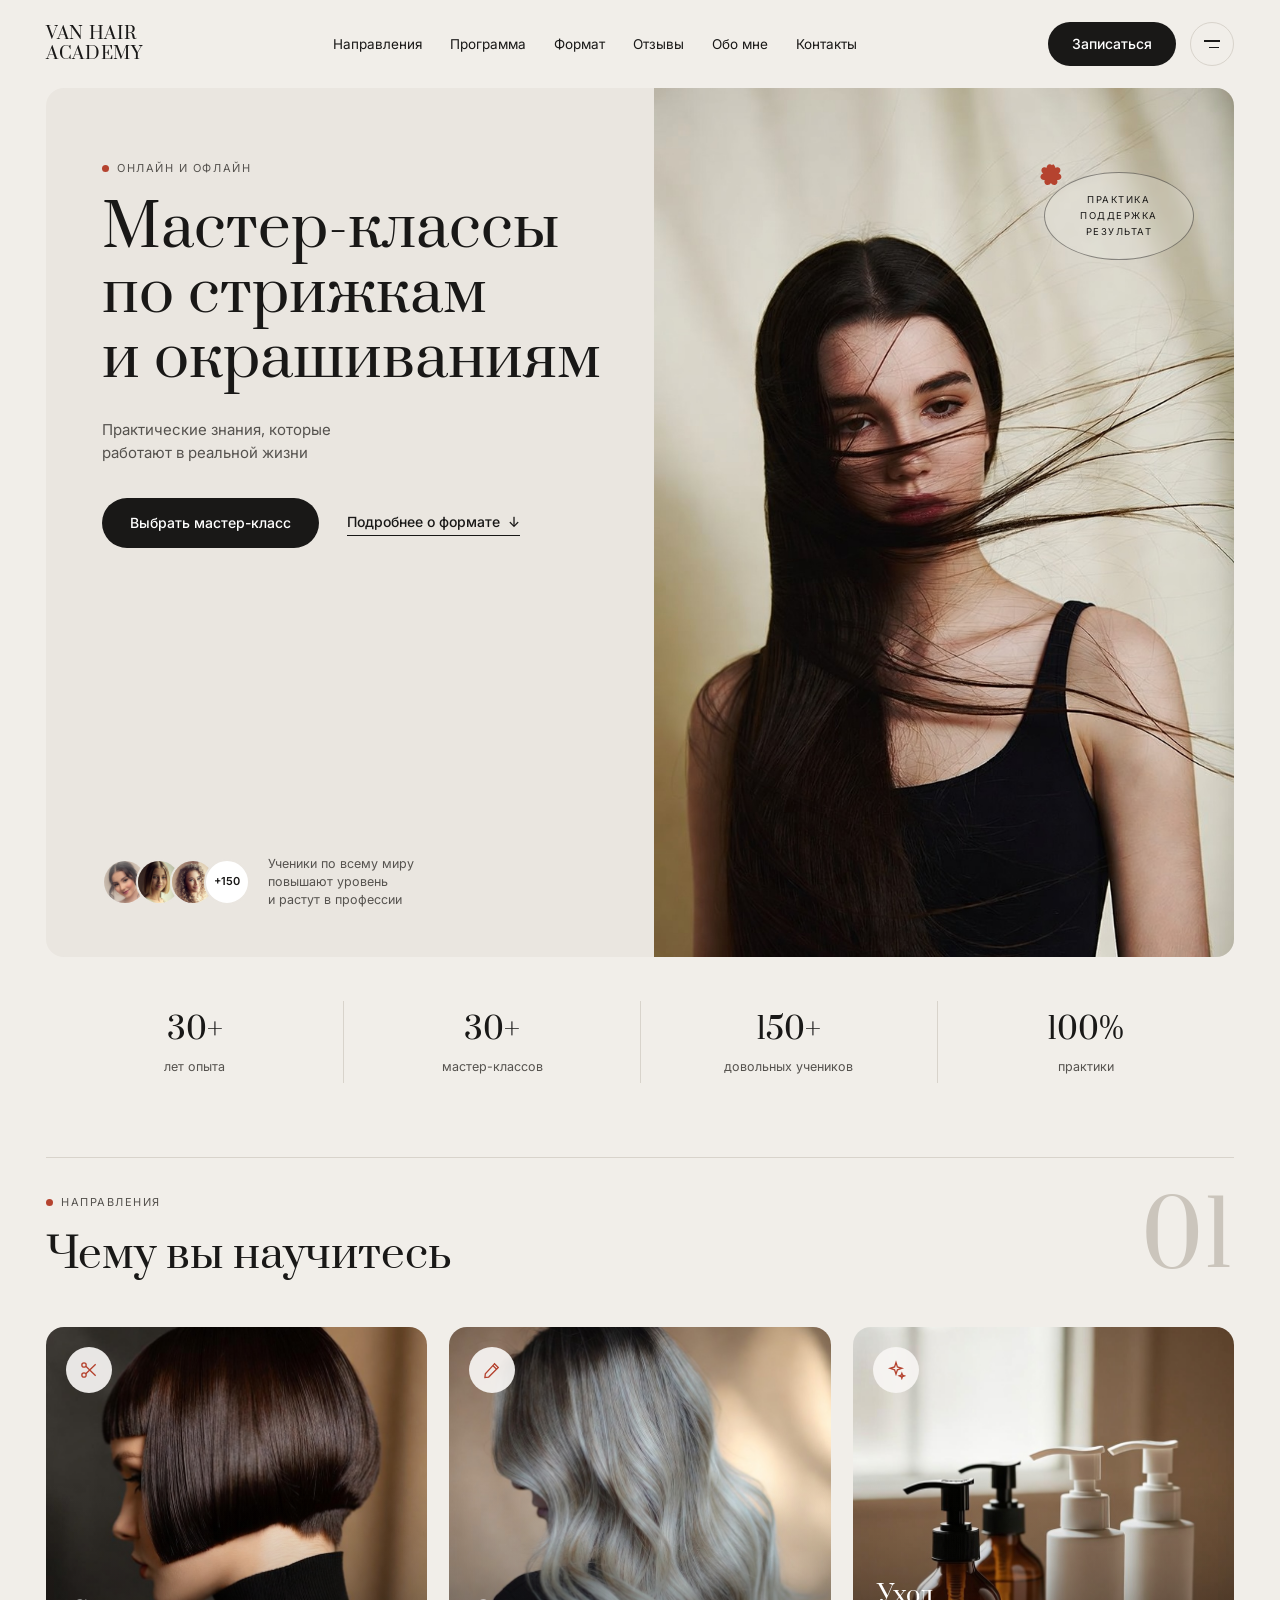
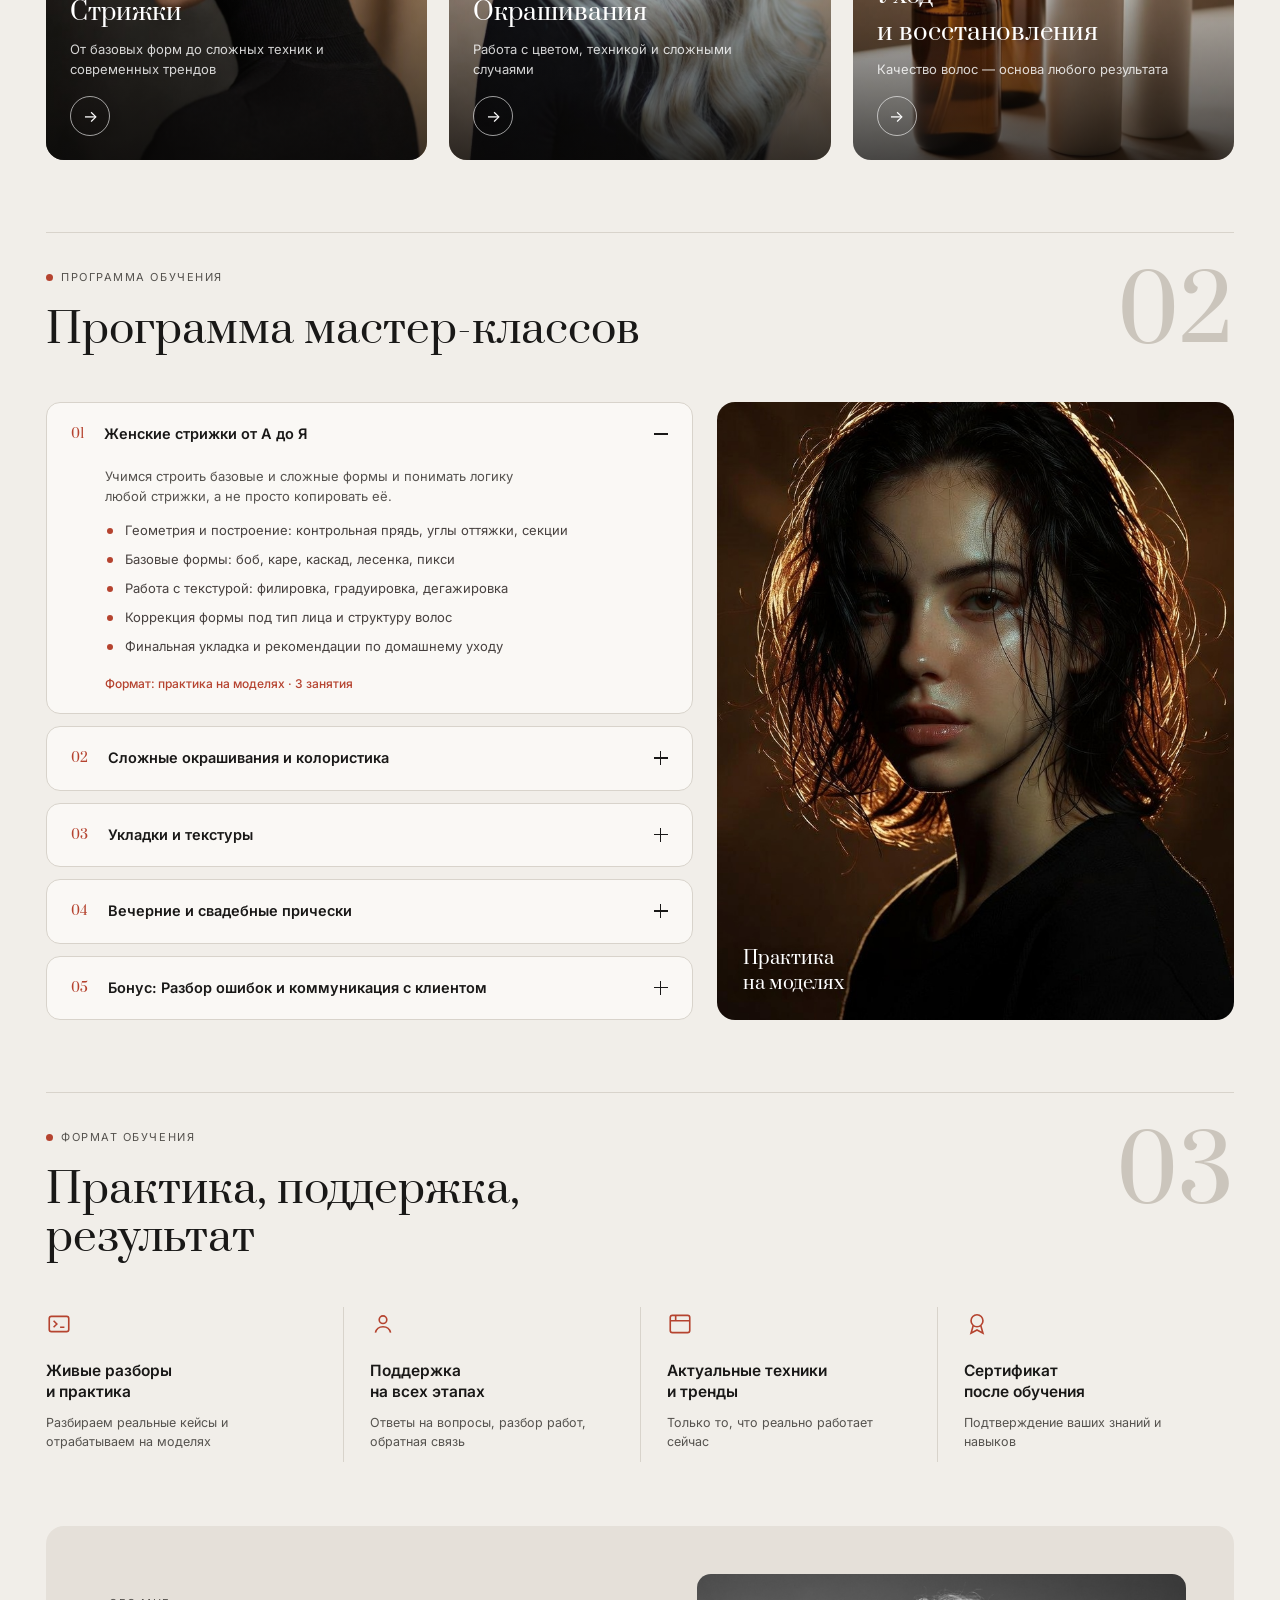
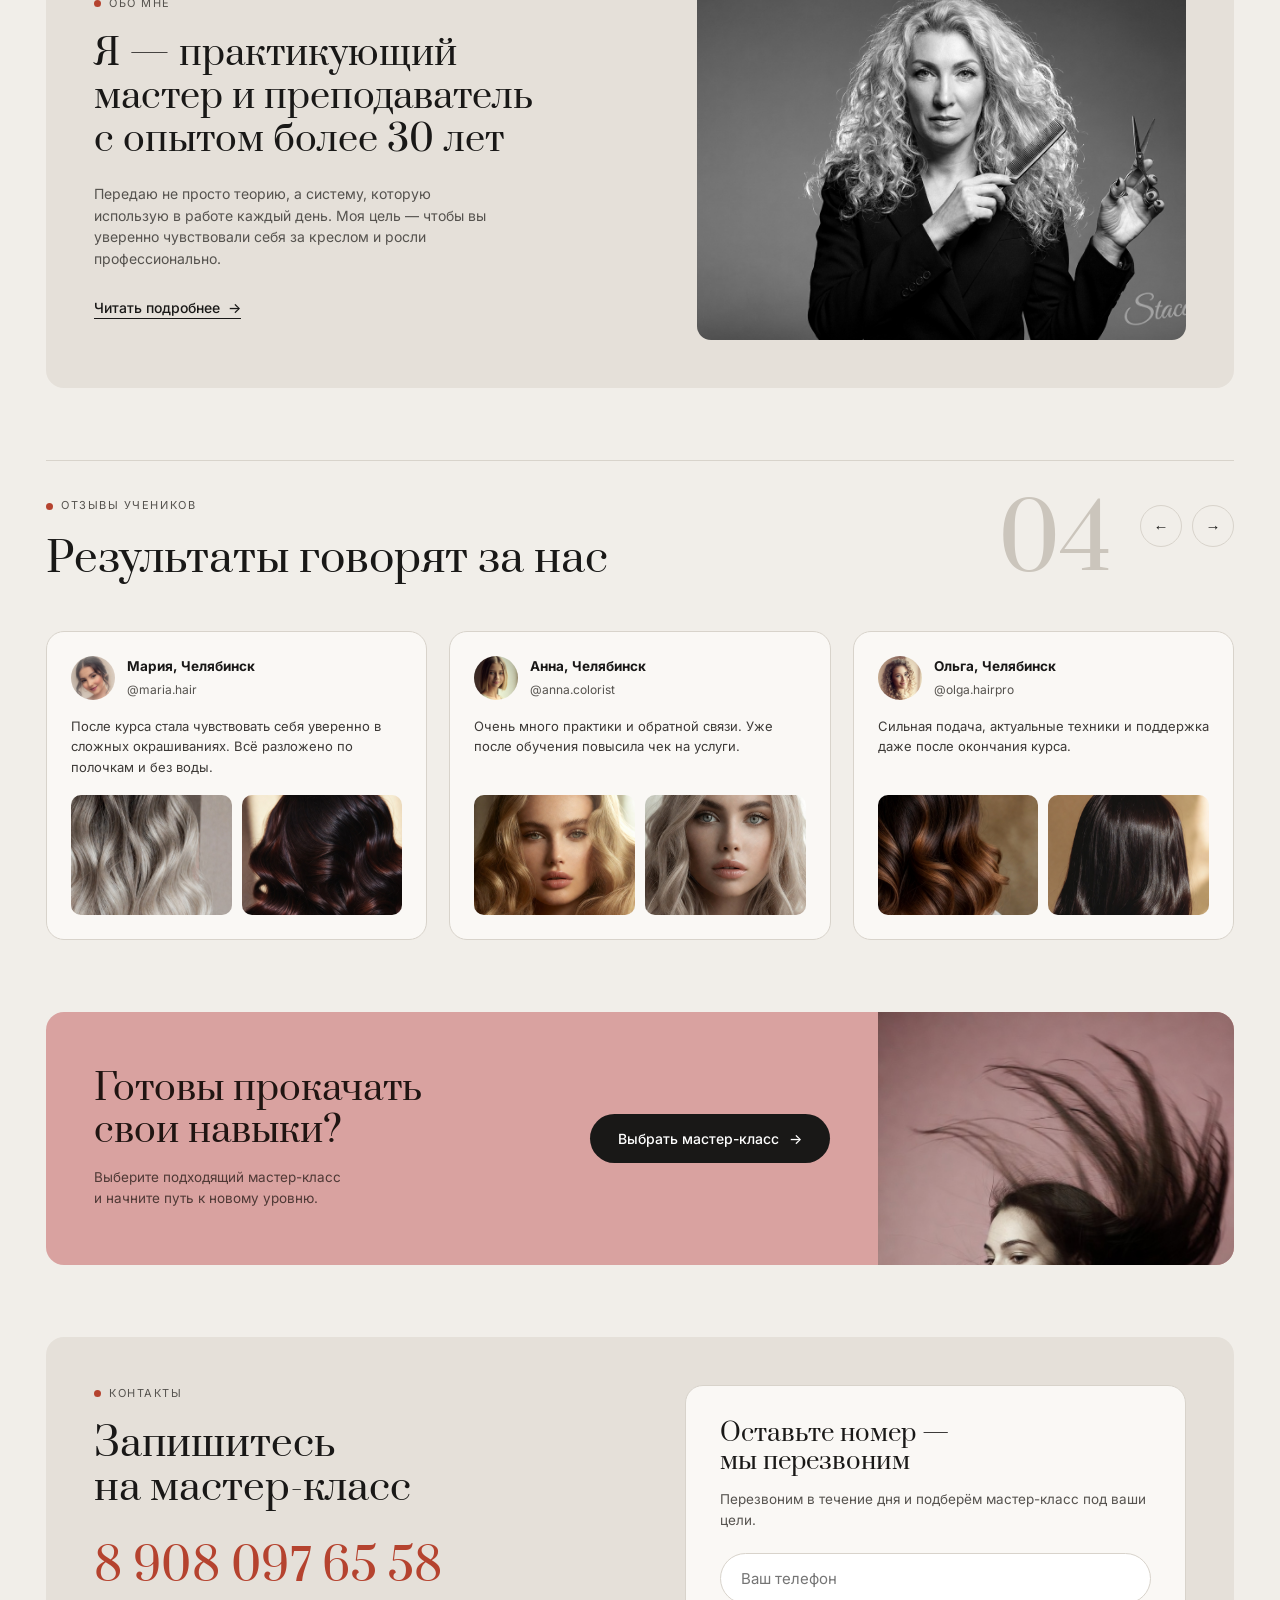
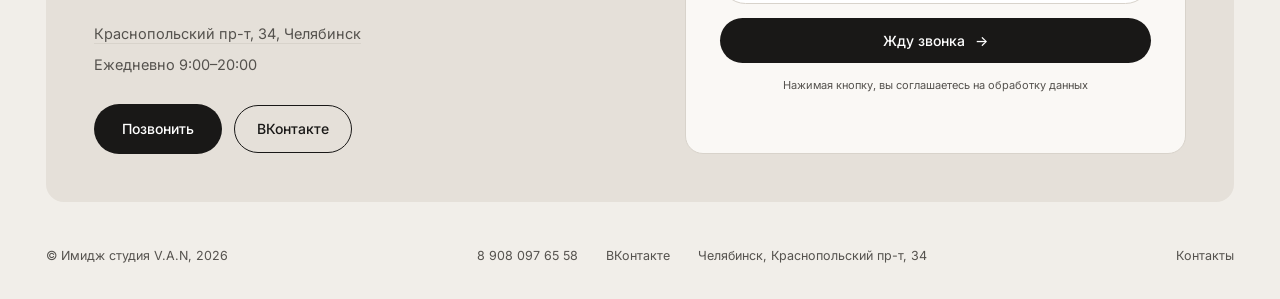
<file: index.html>
<!DOCTYPE html>
<html lang="ru">
<head>
<meta charset="UTF-8">
<meta name="viewport" content="width=device-width, initial-scale=1.0">
<title>Hair Academy — мастер-классы по стрижкам и окрашиваниям</title>
<link rel="preconnect" href="https://fonts.googleapis.com">
<link rel="preconnect" href="https://fonts.gstatic.com" crossorigin>
<link href="https://fonts.googleapis.com/css2?family=Prata&family=Inter:wght@400;500;600&family=Great+Vibes&display=swap" rel="stylesheet">
<link rel="stylesheet" href="css/academy.css?v=7">
</head>
<body>

<header class="header container">
  <a class="logo" href="index.html">VAN HAIR<br>ACADEMY</a>
  <nav class="nav">
    <a href="#directions">Направления</a>
    <a href="#program">Программа</a>
    <a href="#format">Формат</a>
    <a href="#reviews">Отзывы</a>
    <a href="#about">Обо мне</a>
    <a href="#contacts">Контакты</a>
    <a href="#contacts" class="nav-cta">Записаться</a>
  </nav>
  <div class="header-right">
    <a class="btn btn-dark" href="#contacts">Записаться</a>
    <button class="burger" aria-label="Меню"><span></span><span></span></button>
  </div>
</header>

<!-- ============================== HERO ============================== -->
<section class="hero container">
  <div class="hero-inner">
    <div class="hero-text">
      <p class="label"><span class="dot"></span>ОНЛАЙН И ОФЛАЙН</p>
      <h1>Мастер-классы<br>по&nbsp;стрижкам<br>и&nbsp;окрашиваниям</h1>
      <p class="hero-sub">Практические знания, которые<br>работают в реальной жизни</p>
      <div class="hero-actions">
        <a class="btn btn-dark" href="#directions">Выбрать мастер-класс</a>
        <a class="link-more" href="#format">Подробнее о формате <span class="arr">&darr;</span></a>
      </div>
      <div class="hero-students">
        <div class="avatars">
          <img src="img/academy/avatar-1.png" alt="Ученица">
          <img src="img/academy/avatar-2.png" alt="Ученица">
          <img src="img/academy/avatar-3.png" alt="Ученица">
          <span class="avatar-more">+150</span>
        </div>
        <p>Ученики по всему миру<br>повышают уровень<br>и растут в профессии</p>
      </div>
    </div>
    <div class="hero-photo">
      <img src="img/academy/hero.png" alt="Модель с длинными волосами">
    </div>
    <div class="hero-badge">
      <svg viewBox="0 0 24 24" class="badge-flower"><path fill="currentColor" d="M12 2c1.7 0 3 1.6 3 3.4 1.5-1 3.6-.7 4.4.8.9 1.5.2 3.4-1.3 4.3 1.7.4 2.9 2.1 2.5 3.8-.4 1.7-2.2 2.7-3.9 2.2.8 1.6.2 3.6-1.4 4.4-1.6.8-3.5 0-4.3-1.5-.8 1.5-2.7 2.3-4.3 1.5-1.6-.8-2.2-2.8-1.4-4.4-1.7.5-3.5-.5-3.9-2.2-.4-1.7.8-3.4 2.5-3.8C2.4 9.6 1.7 7.7 2.6 6.2c.8-1.5 2.9-1.8 4.4-.8C7 3.6 8.3 2 10 2c.8 0 1.5.4 2 1 .5-.6 1.2-1 2-1z"/></svg>
      <span>ПРАКТИКА<br>ПОДДЕРЖКА<br>РЕЗУЛЬТАТ</span>
    </div>
  </div>
</section>

<!-- ============================== STATS ============================= -->
<section class="stats container">
  <div class="stat"><b>30+</b><span>лет опыта</span></div>
  <div class="stat"><b>30+</b><span>мастер-классов</span></div>
  <div class="stat"><b>150+</b><span>довольных учеников</span></div>
  <div class="stat"><b>100%</b><span>практики</span></div>
</section>

<!-- =========================== DIRECTIONS =========================== -->
<section class="directions container" id="directions">
  <div class="section-head">
    <div>
      <p class="label"><span class="dot"></span>НАПРАВЛЕНИЯ</p>
      <h2>Чему вы научитесь</h2>
    </div>
    <span class="section-num">01</span>
  </div>
  <div class="dir-grid">
    <article class="dir-card">
      <img src="img/academy/dir-cuts.png" alt="Стрижки">
      <span class="dir-icon">
        <svg viewBox="0 0 24 24" fill="none" stroke="currentColor" stroke-width="1.6"><circle cx="6" cy="6" r="2.6"/><circle cx="6" cy="18" r="2.6"/><path d="M8.2 7.6 20 19M8.2 16.4 20 5"/></svg>
      </span>
      <div class="dir-info">
        <h3>Стрижки</h3>
        <p>От базовых форм до сложных техник и современных трендов</p>
        <button class="round-arr" data-modal="cuts" aria-label="Подробнее о стрижках"><span>&rarr;</span></button>
      </div>
    </article>
    <article class="dir-card">
      <img src="img/academy/dir-color.png" alt="Окрашивания">
      <span class="dir-icon">
        <svg viewBox="0 0 24 24" fill="none" stroke="currentColor" stroke-width="1.6"><path d="M15 4.5 19.5 9 8 20.5 3.5 21l.5-4.5L15.5 4z"/><path d="M13 6.5 17.5 11"/></svg>
      </span>
      <div class="dir-info">
        <h3>Окрашивания</h3>
        <p>Работа с цветом, техникой и сложными случаями</p>
        <button class="round-arr" data-modal="color" aria-label="Подробнее об окрашиваниях"><span>&rarr;</span></button>
      </div>
    </article>
    <article class="dir-card">
      <img src="img/academy/dir-care.png" alt="Уход и восстановления">
      <span class="dir-icon">
        <svg viewBox="0 0 24 24" fill="none" stroke="currentColor" stroke-width="1.6"><path d="M12 3l1.7 5.3L19 10l-5.3 1.7L12 17l-1.7-5.3L5 10l5.3-1.7z"/><path d="M19 16l.8 2.2L22 19l-2.2.8L19 22l-.8-2.2L16 19l2.2-.8z"/></svg>
      </span>
      <div class="dir-info">
        <h3>Уход<br>и восстановления</h3>
        <p>Качество волос — основа любого результата</p>
        <button class="round-arr" data-modal="care" aria-label="Подробнее об уходе"><span>&rarr;</span></button>
      </div>
    </article>
  </div>
</section>

<!-- =========================== ПРОГРАММА ============================ -->
<section class="program container" id="program">
  <div class="section-head">
    <div>
      <p class="label"><span class="dot"></span>ПРОГРАММА ОБУЧЕНИЯ</p>
      <h2>Программа мастер-классов</h2>
    </div>
    <span class="section-num">02</span>
  </div>
  <div class="program-grid">
    <div class="accordion">
      <details class="acc-item" open>
        <summary><span class="acc-num">01</span><span class="acc-title">Женские стрижки от А до Я</span><span class="acc-plus"></span></summary>
        <p>Учимся строить базовые и сложные формы и понимать логику любой стрижки, а не просто копировать её.</p>
        <ul class="acc-list">
          <li>Геометрия и построение: контрольная прядь, углы оттяжки, секции</li>
          <li>Базовые формы: боб, каре, каскад, лесенка, пикси</li>
          <li>Работа с текстурой: филировка, градуировка, дегажировка</li>
          <li>Коррекция формы под тип лица и структуру волос</li>
          <li>Финальная укладка и рекомендации по домашнему уходу</li>
        </ul>
        <p class="acc-meta">Формат: практика на моделях · 3 занятия</p>
      </details>
      <details class="acc-item">
        <summary><span class="acc-num">02</span><span class="acc-title">Сложные окрашивания и колористика</span><span class="acc-plus"></span></summary>
        <p>Разбираем цвет от теории до готового результата — чтобы уверенно работать даже со сложными случаями.</p>
        <ul class="acc-list">
          <li>Теория цвета: уровни тона, фон осветления, нейтрализация</li>
          <li>Техники: AirTouch, балаяж, шатуш, растяжка, мелирование</li>
          <li>Блонд и работа с сединой без желтизны</li>
          <li>Подбор красителей и оксидов, расчёт формул</li>
          <li>Тонирование, уход и сохранение цвета между визитами</li>
        </ul>
        <p class="acc-meta">Формат: практика на моделях · 3 занятия</p>
      </details>
      <details class="acc-item">
        <summary><span class="acc-num">03</span><span class="acc-title">Укладки и текстуры</span><span class="acc-plus"></span></summary>
        <p>Стойкие укладки и работа с текстурой волос для салона и повседневного формата.</p>
        <ul class="acc-list">
          <li>Прикорневой объём и техника работы с брашингом</li>
          <li>Голливудская волна, локоны, лёгкие пляжные текстуры</li>
          <li>Стойкое выпрямление и полировка волос</li>
          <li>Подбор стайлинга под тип волос и нужную стойкость</li>
          <li>Экспресс-укладки за 15–20 минут</li>
        </ul>
        <p class="acc-meta">Формат: практика на моделях · 2 занятия</p>
      </details>
      <details class="acc-item">
        <summary><span class="acc-num">04</span><span class="acc-title">Вечерние и свадебные прически</span><span class="acc-plus"></span></summary>
        <p>Собранные и полураспущенные образы для торжества, которые уверенно повторяются на клиенте любой сложности.</p>
        <ul class="acc-list">
          <li>Подготовка волос и основа для стойкой причёски</li>
          <li>Низкие и высокие пучки, косы, плетения</li>
          <li>Локоны и полураспущенные образы</li>
          <li>Работа с аксессуарами, фатой и украшениями</li>
          <li>Фиксация, которая держится весь день и на фото</li>
        </ul>
        <p class="acc-meta">Формат: практика на моделях · 2 занятия</p>
      </details>
      <details class="acc-item">
        <summary><span class="acc-num">05</span><span class="acc-title">Бонус: Разбор ошибок и коммуникация с клиентом</span><span class="acc-plus"></span></summary>
        <p>Делаем так, чтобы навык приносил доход: учимся вести клиента и повышать чек.</p>
        <ul class="acc-list">
          <li>Диагностика волос и выявление настоящего запроса</li>
          <li>Консультация и работа с возражениями</li>
          <li>Ценообразование и повышение среднего чека</li>
          <li>Типичные ошибки мастеров и как их избежать</li>
          <li>Ведение клиента и возврат на повторные визиты</li>
        </ul>
        <p class="acc-meta">Формат: онлайн-разбор · 1 занятие</p>
      </details>
    </div>
    <div class="program-photo">
      <img src="img/masterclass/program.png" alt="Программа мастер-классов">
      <span class="program-caption">Практика<br>на моделях</span>
    </div>
  </div>
</section>

<!-- ============================= FORMAT ============================= -->
<section class="format container" id="format">
  <div class="section-head">
    <div>
      <p class="label"><span class="dot"></span>ФОРМАТ ОБУЧЕНИЯ</p>
      <h2>Практика, поддержка,<br>результат</h2>
    </div>
    <span class="section-num">03</span>
  </div>
  <div class="format-grid">
    <div class="format-item">
      <svg viewBox="0 0 24 24" fill="none" stroke="currentColor" stroke-width="1.5"><rect x="3" y="5" width="18" height="14" rx="2"/><path d="m7 9 3 3-3 3M13 15h4"/></svg>
      <h4>Живые разборы<br>и практика</h4>
      <p>Разбираем реальные кейсы и отрабатываем на моделях</p>
    </div>
    <div class="format-item">
      <svg viewBox="0 0 24 24" fill="none" stroke="currentColor" stroke-width="1.5"><circle cx="12" cy="8" r="3.5"/><path d="M5 20c.8-3.4 3.6-5.5 7-5.5s6.2 2.1 7 5.5"/></svg>
      <h4>Поддержка<br>на всех этапах</h4>
      <p>Ответы на вопросы, разбор работ, обратная связь</p>
    </div>
    <div class="format-item">
      <svg viewBox="0 0 24 24" fill="none" stroke="currentColor" stroke-width="1.5"><rect x="3" y="4" width="18" height="16" rx="2"/><path d="M3 9h18M8 4v5"/></svg>
      <h4>Актуальные техники<br>и тренды</h4>
      <p>Только то, что реально работает сейчас</p>
    </div>
    <div class="format-item">
      <svg viewBox="0 0 24 24" fill="none" stroke="currentColor" stroke-width="1.5"><circle cx="12" cy="9" r="5.5"/><path d="m8.5 13.5-2 7 5.5-3 5.5 3-2-7"/></svg>
      <h4>Сертификат<br>после обучения</h4>
      <p>Подтверждение ваших знаний и навыков</p>
    </div>
  </div>
</section>

<!-- ============================== ABOUT ============================= -->
<section class="container" id="about">
  <div class="about-card">
    <div class="about-text">
      <p class="label"><span class="dot"></span>ОБО МНЕ</p>
      <h2>Я — практикующий<br>мастер и преподаватель<br>с опытом более 30 лет</h2>
      <p class="about-desc">Передаю не просто теорию, а систему, которую использую в работе каждый день. Моя цель — чтобы вы уверенно чувствовали себя за креслом и росли профессионально.</p>
      <a class="link-more" href="#reviews">Читать подробнее <span class="arr">&rarr;</span></a>
    </div>
    <div class="about-photo">
      <img src="img/master-about.png" alt="Главный мастер и преподаватель">
    </div>
  </div>
</section>

<!-- ============================= REVIEWS ============================ -->
<section class="reviews container" id="reviews">
  <div class="section-head">
    <div>
      <p class="label"><span class="dot"></span>ОТЗЫВЫ УЧЕНИКОВ</p>
      <h2>Результаты говорят за нас</h2>
    </div>
    <div class="head-right">
      <span class="section-num">04</span>
      <div class="slider-arrows">
        <button class="round-btn" data-slide="prev" aria-label="Назад">&larr;</button>
        <button class="round-btn" data-slide="next" aria-label="Вперёд">&rarr;</button>
      </div>
    </div>
  </div>
  <div class="reviews-track" id="reviews-track">
    <article class="review-card">
      <div class="review-head">
        <img src="img/academy/avatar-1.png" alt="Мария">
        <div><b>Мария, Челябинск</b><span>@maria.hair</span></div>
      </div>
      <p>После курса стала чувствовать себя уверенно в сложных окрашиваниях. Всё разложено по полочкам и без воды.</p>
      <div class="review-photos">
        <img src="img/academy/result-1.png" alt="Работа ученицы">
        <img src="img/academy/result-2.png" alt="Работа ученицы">
      </div>
    </article>
    <article class="review-card">
      <div class="review-head">
        <img src="img/academy/avatar-2.png" alt="Анна">
        <div><b>Анна, Челябинск</b><span>@anna.colorist</span></div>
      </div>
      <p>Очень много практики и обратной связи. Уже после обучения повысила чек на услуги.</p>
      <div class="review-photos">
        <img src="img/academy/result-3.png" alt="Работа ученицы">
        <img src="img/academy/result-4.png" alt="Работа ученицы">
      </div>
    </article>
    <article class="review-card">
      <div class="review-head">
        <img src="img/academy/avatar-3.png" alt="Ольга">
        <div><b>Ольга, Челябинск</b><span>@olga.hairpro</span></div>
      </div>
      <p>Сильная подача, актуальные техники и поддержка даже после окончания курса.</p>
      <div class="review-photos">
        <img src="img/academy/result-5.png" alt="Работа ученицы">
        <img src="img/academy/result-6.png" alt="Работа ученицы">
      </div>
    </article>
  </div>
</section>

<!-- =============================== CTA ============================== -->
<section class="container" id="cta">
  <div class="cta-banner">
    <div class="cta-text">
      <h2>Готовы прокачать<br>свои навыки?</h2>
      <p>Выберите подходящий мастер-класс<br>и начните путь к новому уровню.</p>
    </div>
    <a class="btn btn-dark" href="#contacts">Выбрать мастер-класс <span class="arr">&rarr;</span></a>
    <div class="cta-photo"><img src="img/academy/cta.png" alt="Модель"></div>
  </div>
</section>

<!-- ============================= CONTACTS =========================== -->
<section class="container" id="contacts">
  <div class="contacts-card">
    <div class="contacts-info">
      <p class="label"><span class="dot"></span>КОНТАКТЫ</p>
      <h2>Запишитесь<br>на мастер-класс</h2>
      <a class="phone-big" href="tel:+79080976558">8 908 097 65 58</a>
      <ul class="contacts-list">
        <li><a href="https://yandex.ru/maps/56/chelyabinsk/?ll=61.288653%2C55.210143&mode=poi&poi%5Bpoint%5D=61.288557%2C55.210111&poi%5Buri%5D=ymapsbm1%3A%2F%2Forg%3Foid%3D189324838168&z=19.94" target="_blank" rel="noopener">Краснопольский пр-т, 34, Челябинск</a></li>
        <li>Ежедневно 9:00–20:00</li>
      </ul>
      <div class="contacts-socials">
        <a class="btn btn-dark" href="tel:+79080976558">Позвонить</a>
        <a class="chip" href="https://vk.com/van_imagestudio" target="_blank" rel="noopener">ВКонтакте</a>
      </div>
    </div>
    <form class="callback" onsubmit="return sendCallback(event, this)">
      <h3>Оставьте номер —<br>мы перезвоним</h3>
      <p>Перезвоним в течение дня и подберём мастер-класс под ваши цели.</p>
      <input type="tel" name="phone" inputmode="tel" placeholder="Ваш телефон" required>
      <button type="submit" class="btn btn-dark">Жду звонка <span class="arr">&rarr;</span></button>
      <span class="callback-note">Нажимая кнопку, вы соглашаетесь на обработку данных</span>
    </form>
  </div>
</section>

<!-- ============================= MODALS ============================= -->
<div class="modal-overlay" id="modal-cuts" hidden>
  <div class="modal" role="dialog" aria-modal="true">
    <button class="modal-close" aria-label="Закрыть" data-close>&times;</button>
    <p class="modal-tag">Направление</p>
    <h3>Стрижки</h3>
    <p class="modal-lead">От базовых форм до сложных авторских техник. Вы научитесь читать структуру волос, строить форму под тип лица и создавать стрижки, которые легко укладываются дома.</p>
    <ul class="modal-list">
      <li>Геометрия и построение: контрольная прядь, углы, секции</li>
      <li>Базовые формы: боб, каре, каскад, лесенка, пикси</li>
      <li>Текстурирование, филировка и градуировка</li>
      <li>Коррекция формы под тип лица и структуру волос</li>
      <li>Финальная укладка и домашний уход</li>
    </ul>
    <a class="btn btn-dark" href="#contacts" data-close>Записаться на мастер-класс <span class="arr">&rarr;</span></a>
  </div>
</div>
<div class="modal-overlay" id="modal-color" hidden>
  <div class="modal" role="dialog" aria-modal="true">
    <button class="modal-close" aria-label="Закрыть" data-close>&times;</button>
    <p class="modal-tag">Направление</p>
    <h3>Окрашивания</h3>
    <p class="modal-lead">Современная колористика от теории цвета до сложных техник. Осветление, тонирование и трендовые окрашивания без вреда для волос.</p>
    <ul class="modal-list">
      <li>Теория цвета: уровни тона, фон осветления, нейтрализация</li>
      <li>Техники: AirTouch, балаяж, шатуш, растяжка, мелирование</li>
      <li>Блонд и работа с сединой без желтизны</li>
      <li>Подбор красителей и оксидов, расчёт формул</li>
      <li>Тонирование, уход и сохранение цвета</li>
    </ul>
    <a class="btn btn-dark" href="#contacts" data-close>Записаться на мастер-класс <span class="arr">&rarr;</span></a>
  </div>
</div>
<div class="modal-overlay" id="modal-care" hidden>
  <div class="modal" role="dialog" aria-modal="true">
    <button class="modal-close" aria-label="Закрыть" data-close>&times;</button>
    <p class="modal-tag">Направление</p>
    <h3>Уход и восстановления</h3>
    <p class="modal-lead">Здоровье волос — основа любого результата. Разберём диагностику и профессиональные процедуры восстановления, подберём домашний уход.</p>
    <ul class="modal-list">
      <li>Диагностика состояния и типа волос</li>
      <li>Глубокое восстановление и питание</li>
      <li>Уходовые процедуры в салоне</li>
      <li>Подбор домашнего ухода под клиента</li>
      <li>Защита цвета и структуры после окрашивания</li>
    </ul>
    <a class="btn btn-dark" href="#contacts" data-close>Записаться на мастер-класс <span class="arr">&rarr;</span></a>
  </div>
</div>

<!-- ============================= FOOTER ============================= -->
<footer class="footer container">
  <span>&copy; Имидж студия V.A.N, 2026</span>
  <div class="footer-links">
    <a href="tel:+79080976558">8 908 097 65 58</a>
    <a href="https://vk.com/van_imagestudio" target="_blank" rel="noopener">ВКонтакте</a>
    <a href="https://yandex.ru/maps/56/chelyabinsk/?ll=61.288653%2C55.210143&mode=poi&poi%5Bpoint%5D=61.288557%2C55.210111&poi%5Buri%5D=ymapsbm1%3A%2F%2Forg%3Foid%3D189324838168&z=19.94" target="_blank" rel="noopener">Челябинск, Краснопольский пр-т, 34</a>
  </div>
  <a href="#contacts">Контакты</a>
</footer>

<script src="js/main.js?v=7"></script>
</body>
</html>
</file>
<file: css/academy.css>
/* ============ Hair Academy — тёплая бежевая гамма (макет 1) ============ */
:root {
  --bg: #f1eee9;
  --bg-hero: #eae6e0;
  --bg-card: #e5e0d9;
  --ink: #191817;
  --ink-soft: #55524e;
  --accent: #b5432f;
  --pink: #d9a2a0;
  --line: #d8d3cb;
  --radius: 18px;
}

* { margin: 0; padding: 0; box-sizing: border-box; }

body {
  font-family: "Inter", sans-serif;
  background: var(--bg);
  color: var(--ink);
  font-size: 15px;
  line-height: 1.55;
}

img { display: block; max-width: 100%; }
a { color: inherit; text-decoration: none; }

h1, h2, h3 { font-family: "Prata", serif; font-weight: 400; }

.container { width: 100%; max-width: none; margin: 0 auto; padding: 0 clamp(24px, 3.6vw, 72px); }

/* ------------------------------- Кнопки ------------------------------- */
.btn {
  display: inline-flex;
  align-items: center;
  gap: 10px;
  padding: 14px 28px;
  border-radius: 999px;
  font-size: 14px;
  font-weight: 500;
  white-space: nowrap;
  transition: opacity .2s;
}
.btn:hover { opacity: .85; }
.btn-dark { background: var(--ink); color: #fff; }

.link-more { font-size: 14px; font-weight: 500; border-bottom: 1px solid currentColor; padding-bottom: 2px; }
.link-more .arr { border: none; margin-left: 4px; }

.label {
  display: flex;
  align-items: center;
  gap: 8px;
  font-size: 11px;
  letter-spacing: .14em;
  text-transform: uppercase;
  color: var(--ink-soft);
  margin-bottom: 20px;
}
.dot { width: 7px; height: 7px; border-radius: 50%; background: var(--accent); flex: none; }

/* ------------------------------- Шапка -------------------------------- */
.header {
  display: flex;
  align-items: center;
  justify-content: space-between;
  gap: 24px;
  padding-top: 22px;
  padding-bottom: 22px;
}
.logo { font-family: "Prata", serif; font-size: 17px; line-height: 1.15; letter-spacing: .04em; }
.nav { display: flex; gap: 28px; font-size: 13.5px; }
.nav a:hover { color: var(--accent); }
.header-right { display: flex; align-items: center; gap: 14px; }
.header-right .btn { padding: 11px 24px; }
.burger {
  width: 44px; height: 44px;
  border: 1px solid var(--line);
  border-radius: 50%;
  background: none;
  cursor: pointer;
  display: flex; flex-direction: column; align-items: center; justify-content: center; gap: 5px;
}
.burger span { width: 16px; height: 1.5px; background: var(--ink); display: block; }
.burger span:last-child { width: 10px; align-self: flex-end; margin-right: 14px; }

/* -------------------------------- Hero -------------------------------- */
.hero-inner {
  position: relative;
  background: var(--bg-hero);
  border-radius: var(--radius);
  display: grid;
  grid-template-columns: 1.05fr 1fr;
  overflow: hidden;
  min-height: 620px;
}
.hero-text { padding: 72px 20px 48px 56px; display: flex; flex-direction: column; }
.hero-text h1 { font-size: clamp(38px, 4.6vw, 58px); line-height: 1.12; }
.hero-sub { margin-top: 26px; color: var(--ink-soft); font-size: 15px; }
.hero-actions { display: flex; align-items: center; gap: 28px; margin-top: 34px; }
.hero-students { display: flex; align-items: center; gap: 18px; margin-top: auto; padding-top: 56px; }
.hero-students p { font-size: 12.5px; color: var(--ink-soft); line-height: 1.45; }
.avatars { display: flex; align-items: center; }
.avatars img, .avatar-more {
  width: 46px; height: 46px;
  border-radius: 50%;
  object-fit: cover;
  border: 2px solid var(--bg-hero);
  margin-left: -12px;
}
.avatars img:first-child { margin-left: 0; }
.avatar-more {
  display: inline-flex; align-items: center; justify-content: center;
  background: #fff; font-size: 11px; font-weight: 600;
}
.hero-photo { position: relative; }
.hero-photo img { width: 100%; height: 100%; object-fit: cover; object-position: top; }
.hero-badge {
  position: absolute;
  top: 84px; right: 40px;
  width: 150px; height: 88px;
  border: 1px solid rgba(25,24,23,.45);
  border-radius: 50%;
  display: flex; align-items: center; justify-content: center;
  font-size: 9.5px; letter-spacing: .16em; text-align: center; line-height: 1.7;
  color: var(--ink);
  background: rgba(240,237,232,.25);
  backdrop-filter: blur(2px);
}
.badge-flower {
  position: absolute; top: -11px; left: -6px;
  width: 26px; height: 26px; color: var(--accent);
}

/* ------------------------------ Статистика ---------------------------- */
.stats {
  display: grid;
  grid-template-columns: repeat(4, 1fr);
  padding-top: 44px;
  padding-bottom: 44px;
}
.stat { text-align: center; padding: 6px 12px; border-left: 1px solid var(--line); }
.stat:first-child { border-left: none; }
.stat b { font-family: "Prata", serif; font-weight: 400; font-size: 30px; display: block; }
.stat span { font-size: 12.5px; color: var(--ink-soft); }

/* -------------------------- Заголовки секций -------------------------- */
.section-head {
  display: flex;
  align-items: flex-start;
  justify-content: space-between;
  gap: 24px;
  border-top: 1px solid var(--line);
  padding-top: 36px;
  margin-bottom: 44px;
}
.section-head h2 { font-size: clamp(30px, 3.4vw, 42px); line-height: 1.15; }
.section-num {
  font-family: "Prata", serif;
  font-size: clamp(60px, 7vw, 96px);
  line-height: 1;
  color: #cbc5bc;
}
.head-right { display: flex; align-items: flex-start; gap: 28px; }

/* ------------------------------ Направления --------------------------- */
.directions { padding-top: 30px; }
.dir-grid { display: grid; grid-template-columns: repeat(3, 1fr); gap: 22px; }
.dir-card {
  position: relative;
  border-radius: var(--radius);
  overflow: hidden;
  aspect-ratio: 3 / 3.4;
  color: #fff;
}
.dir-card > img { position: absolute; inset: 0; width: 100%; height: 100%; object-fit: cover; }
.dir-card::after {
  content: "";
  position: absolute; inset: 0;
  background: linear-gradient(to top, rgba(10,9,8,.72) 0%, rgba(10,9,8,.15) 45%, transparent 65%);
}
.dir-icon {
  position: absolute; top: 20px; left: 20px; z-index: 2;
  width: 46px; height: 46px; border-radius: 50%;
  background: rgba(248,246,243,.92);
  color: var(--accent);
  display: flex; align-items: center; justify-content: center;
}
.dir-icon svg { width: 20px; height: 20px; }
.dir-info { position: absolute; left: 24px; right: 24px; bottom: 24px; z-index: 2; }
.dir-info h3 { font-size: 24px; margin-bottom: 8px; }
.dir-info p { font-size: 13px; color: rgba(255,255,255,.82); max-width: 90%; }
.round-arr {
  margin-top: 16px;
  width: 40px; height: 40px;
  border: 1px solid rgba(255,255,255,.6);
  border-radius: 50%;
  display: flex; align-items: center; justify-content: center;
  font-size: 16px;
  background: none;
  color: inherit;
  font-family: inherit;
  cursor: pointer;
  transition: background .2s;
}
.round-arr:hover { background: rgba(255,255,255,.18); }

/* ------------------------------ Модалки ------------------------------- */
.modal-overlay {
  position: fixed;
  inset: 0;
  z-index: 200;
  background: rgba(20,18,16,.5);
  backdrop-filter: blur(3px);
  display: flex;
  align-items: center;
  justify-content: center;
  padding: 24px;
}
.modal-overlay[hidden] { display: none; }
.modal {
  position: relative;
  background: #faf8f5;
  border-radius: var(--radius);
  max-width: 520px;
  width: 100%;
  max-height: 88vh;
  overflow-y: auto;
  padding: 44px 44px 40px;
  animation: modalIn .25s ease;
}
@keyframes modalIn {
  from { opacity: 0; transform: translateY(16px); }
  to { opacity: 1; transform: none; }
}
.modal-close {
  position: absolute;
  top: 18px; right: 20px;
  width: 38px; height: 38px;
  border: 1px solid var(--line);
  border-radius: 50%;
  background: none;
  font-size: 22px;
  line-height: 1;
  color: var(--ink);
  cursor: pointer;
  transition: background .2s;
}
.modal-close:hover { background: var(--bg); }
.modal-tag { font-size: 11px; letter-spacing: .14em; text-transform: uppercase; color: var(--accent); margin-bottom: 12px; }
.modal h3 { font-size: clamp(26px, 3vw, 34px); line-height: 1.15; margin-bottom: 16px; }
.modal-lead { font-size: 14.5px; color: var(--ink-soft); margin-bottom: 22px; }
.modal-list { list-style: none; margin: 0 0 28px; display: flex; flex-direction: column; gap: 11px; }
.modal-list li { position: relative; padding-left: 22px; font-size: 14px; color: #3c3936; }
.modal-list li::before {
  content: "";
  position: absolute; left: 3px; top: 8px;
  width: 6px; height: 6px;
  border-radius: 50%;
  background: var(--accent);
}
.modal .btn { width: 100%; justify-content: center; }

/* -------------------------------- Формат ------------------------------ */
.format { padding-top: 72px; }
.format-grid { display: grid; grid-template-columns: repeat(4, 1fr); }
.format-item { padding: 4px 26px 10px 26px; border-left: 1px solid var(--line); }
.format-item:first-child { border-left: none; padding-left: 0; }
.format-item svg { width: 26px; height: 26px; color: var(--accent); margin-bottom: 18px; }
.format-item h4 { font-size: 15.5px; font-weight: 600; line-height: 1.35; margin-bottom: 10px; }
.format-item p { font-size: 12.5px; color: var(--ink-soft); }

/* ------------------------------ Программа ----------------------------- */
.program { padding-top: 72px; }
.program-grid { display: grid; grid-template-columns: 1.25fr 1fr; gap: 24px; align-items: stretch; }
.accordion { display: flex; flex-direction: column; gap: 12px; }
.acc-item {
  background: #faf8f5;
  border: 1px solid var(--line);
  border-radius: 14px;
  padding: 0 24px;
}
.acc-item summary {
  list-style: none;
  display: flex;
  align-items: center;
  gap: 20px;
  padding: 20px 0;
  cursor: pointer;
}
.acc-item summary::-webkit-details-marker { display: none; }
.acc-num { font-family: "Prata", serif; font-size: 13px; color: var(--accent); flex: none; }
.acc-title { font-weight: 600; font-size: 14.5px; flex: 1; }
.acc-plus { position: relative; width: 14px; height: 14px; flex: none; }
.acc-plus::before, .acc-plus::after { content: ""; position: absolute; background: var(--ink); transition: transform .2s; }
.acc-plus::before { left: 0; right: 0; top: 6px; height: 1.5px; }
.acc-plus::after { top: 0; bottom: 0; left: 6px; width: 1.5px; }
.acc-item[open] .acc-plus::after { transform: scaleY(0); }
.acc-item > p { padding: 0 34px 14px; font-size: 13px; color: var(--ink-soft); max-width: 60ch; }
.acc-list { list-style: none; padding: 0 34px 14px; margin: 0; display: flex; flex-direction: column; gap: 9px; }
.acc-list li { position: relative; padding-left: 20px; font-size: 13px; color: #47413f; }
.acc-list li::before {
  content: "";
  position: absolute; left: 2px; top: 8px;
  width: 6px; height: 6px;
  border-radius: 50%;
  background: var(--accent);
}
.acc-meta { padding: 4px 34px 20px !important; font-size: 12px !important; color: var(--accent) !important; font-weight: 500; }
.program-photo { position: relative; border-radius: var(--radius); overflow: hidden; min-height: 380px; }
.program-photo img { position: absolute; inset: 0; width: 100%; height: 100%; object-fit: cover; }
.program-caption {
  position: absolute;
  left: 26px; bottom: 24px;
  color: #fff;
  font-family: "Prata", serif;
  font-size: 18px;
  line-height: 1.4;
  text-shadow: 0 1px 10px rgba(0,0,0,.5);
}

/* -------------------------------- Обо мне ----------------------------- */
#about { padding-top: 64px; }
.about-card {
  background: var(--bg-card);
  border-radius: var(--radius);
  display: grid;
  grid-template-columns: 1.15fr 1fr;
  gap: 40px;
  padding: 48px 48px;
  align-items: center;
}
.about-text h2 { font-size: clamp(26px, 2.8vw, 36px); line-height: 1.2; }
.about-desc { margin: 22px 0 26px; color: var(--ink-soft); font-size: 14px; max-width: 46ch; }
.about-photo { position: relative; border-radius: 14px; overflow: hidden; }
.about-photo img { width: 100%; aspect-ratio: 4 / 3; object-fit: cover; filter: grayscale(1); }
.signature {
  position: absolute; right: 18px; bottom: 8px;
  font-family: "Great Vibes", cursive;
  font-size: 34px;
  color: #d9a2a0;
  transform: rotate(-8deg);
}

/* -------------------------------- Отзывы ------------------------------ */
.reviews { padding-top: 72px; }
.slider-arrows { display: flex; gap: 10px; margin-top: 8px; }
.round-btn {
  width: 42px; height: 42px;
  border-radius: 50%;
  border: 1px solid var(--line);
  background: none;
  font-size: 15px;
  color: var(--ink);
  cursor: pointer;
  transition: background .2s;
}
.round-btn:hover { background: #fff; }
.reviews-track {
  display: grid;
  grid-auto-flow: column;
  grid-auto-columns: calc((100% - 44px) / 3);
  gap: 22px;
  overflow-x: auto;
  scroll-snap-type: x mandatory;
  scrollbar-width: none;
}
.reviews-track::-webkit-scrollbar { display: none; }
.review-card {
  background: #faf8f5;
  border: 1px solid var(--line);
  border-radius: var(--radius);
  padding: 24px;
  scroll-snap-align: start;
  display: flex;
  flex-direction: column;
}
.review-head { display: flex; align-items: center; gap: 12px; margin-bottom: 16px; }
.review-head img { width: 44px; height: 44px; border-radius: 50%; object-fit: cover; }
.review-head b { display: block; font-size: 13.5px; }
.review-head span { font-size: 12px; color: var(--ink-soft); }
.review-card > p { font-size: 13px; color: #3c3936; flex: 1; }
.review-photos { display: grid; grid-template-columns: 1fr 1fr; gap: 10px; margin-top: 18px; }
.review-photos img { width: 100%; aspect-ratio: 4 / 3; object-fit: cover; border-radius: 10px; }

/* --------------------------------- CTA -------------------------------- */
#cta { padding-top: 72px; }
.cta-banner {
  position: relative;
  background: var(--pink);
  border-radius: var(--radius);
  display: grid;
  grid-template-columns: 1.1fr auto;
  align-items: center;
  gap: 32px;
  padding: 56px 34% 56px 48px;
  overflow: hidden;
}
.cta-text h2 { font-size: clamp(26px, 2.8vw, 36px); line-height: 1.18; color: #201512; }
.cta-text p { margin-top: 14px; font-size: 13.5px; color: rgba(32,21,18,.75); }
.cta-photo { position: absolute; top: 0; right: 0; bottom: 0; width: 30%; }
.cta-photo img { width: 100%; height: 100%; object-fit: cover; object-position: top; }

/* ------------------------------ Контакты ------------------------------ */
#contacts { padding-top: 72px; }
.contacts-card {
  background: var(--bg-card);
  border-radius: var(--radius);
  display: grid;
  grid-template-columns: 1.1fr 1fr;
  gap: 40px;
  padding: 48px;
}
.contacts-info h2 { font-size: clamp(28px, 3vw, 40px); line-height: 1.15; margin-bottom: 24px; }
.phone-big {
  display: inline-block;
  font-family: "Prata", serif;
  font-size: clamp(30px, 3.4vw, 46px);
  color: var(--accent);
  letter-spacing: .01em;
  transition: opacity .2s;
}
.phone-big:hover { opacity: .75; }
.contacts-list { list-style: none; margin: 22px 0 28px; display: flex; flex-direction: column; gap: 8px; }
.contacts-list li { font-size: 14.5px; color: var(--ink-soft); }
.contacts-list a { border-bottom: 1px solid var(--line); padding-bottom: 1px; }
.contacts-list a:hover { color: var(--accent); }
.contacts-socials { display: flex; flex-wrap: wrap; align-items: center; gap: 12px; }
.chip {
  display: inline-flex; align-items: center;
  padding: 12px 22px;
  border: 1px solid var(--ink);
  border-radius: 999px;
  font-size: 14px; font-weight: 500;
  transition: background .2s, color .2s;
}
.chip:hover { background: var(--ink); color: #fff; }
.callback {
  background: #faf8f5;
  border: 1px solid var(--line);
  border-radius: var(--radius);
  padding: 34px;
  display: flex;
  flex-direction: column;
}
.callback h3 { font-family: "Prata", serif; font-weight: 400; font-size: 24px; line-height: 1.2; margin-bottom: 12px; }
.callback > p { font-size: 13.5px; color: var(--ink-soft); margin-bottom: 22px; }
.callback input {
  width: 100%;
  padding: 15px 20px;
  border: 1px solid var(--line);
  border-radius: 999px;
  font-size: 15px;
  font-family: inherit;
  background: #fff;
  margin-bottom: 14px;
  outline: none;
}
.callback input:focus { border-color: var(--accent); }
.callback button { justify-content: center; width: 100%; cursor: pointer; border: none; font-family: inherit; }
.callback-note { font-size: 11px; color: var(--ink-soft); margin-top: 14px; text-align: center; }

/* -------------------------------- Подвал ------------------------------ */
.footer {
  display: flex;
  align-items: center;
  justify-content: space-between;
  gap: 24px;
  flex-wrap: wrap;
  padding-top: 44px;
  padding-bottom: 34px;
  font-size: 12.5px;
  color: var(--ink-soft);
}
.footer-links { display: flex; gap: 28px; }
.footer a:hover { color: var(--accent); }

.nav-cta { display: none; }
body.menu-open { overflow: hidden; }

/* ------------------------------ Адаптив ------------------------------- */
@media (max-width: 1000px) {
  /* Мобильное меню-оверлей */
  .burger { z-index: 60; }
  .nav {
    position: fixed;
    inset: 0;
    background: var(--bg);
    flex-direction: column;
    align-items: center;
    justify-content: center;
    gap: 30px;
    font-size: 22px;
    transform: translateX(100%);
    transition: transform .32s ease;
    z-index: 55;
  }
  .nav.open { transform: none; }
  .nav a { font-family: "Prata", serif; }
  .nav-cta {
    display: inline-flex;
    background: var(--ink);
    color: #fff;
    padding: 14px 40px;
    border-radius: 999px;
    font-size: 17px;
    margin-top: 8px;
  }

  .hero-inner { grid-template-columns: 1fr; min-height: 0; }
  .hero-text { padding: 40px 26px 36px; order: 1; }
  .hero-photo { order: 2; }
  .hero-photo img { max-height: 520px; }
  .hero-badge { top: auto; bottom: 24px; right: 24px; }
  .hero-students { padding-top: 40px; }
  .stats { grid-template-columns: repeat(2, 1fr); gap: 26px 0; }
  .stat:nth-child(3) { border-left: none; }
  .dir-grid { grid-template-columns: 1fr 1fr; gap: 16px; }
  .format-grid { grid-template-columns: 1fr 1fr; gap: 28px 20px; }
  .format-item { border-left: none; padding: 0; }
  .about-card { grid-template-columns: 1fr; padding: 32px; }
  .reviews-track { grid-auto-columns: 88%; }
  .cta-banner { grid-template-columns: 1fr; padding: 36px 34% 36px 34px; }
  .contacts-card { grid-template-columns: 1fr; gap: 28px; padding: 34px; }
}
@media (max-width: 620px) {
  .header-right .btn { display: none; }
  .header { padding-top: 18px; padding-bottom: 18px; }
  .hero-text h1 { font-size: 40px; }
  .hero-actions { flex-direction: column; align-items: flex-start; gap: 18px; }
  .section-head { flex-wrap: wrap; }
  .section-num { font-size: 56px; }
  .dir-grid { grid-template-columns: 1fr; }
  .dir-card { aspect-ratio: 3 / 3.1; }
  .format-grid { grid-template-columns: 1fr; }
  .cta-banner { padding: 32px; }
  .cta-photo { display: none; }
  .phone-big { font-size: clamp(28px, 9vw, 40px); }
  .contacts-socials { gap: 10px; }
  .callback { padding: 26px; }
  .footer { justify-content: flex-start; gap: 14px; }
}
</file>
